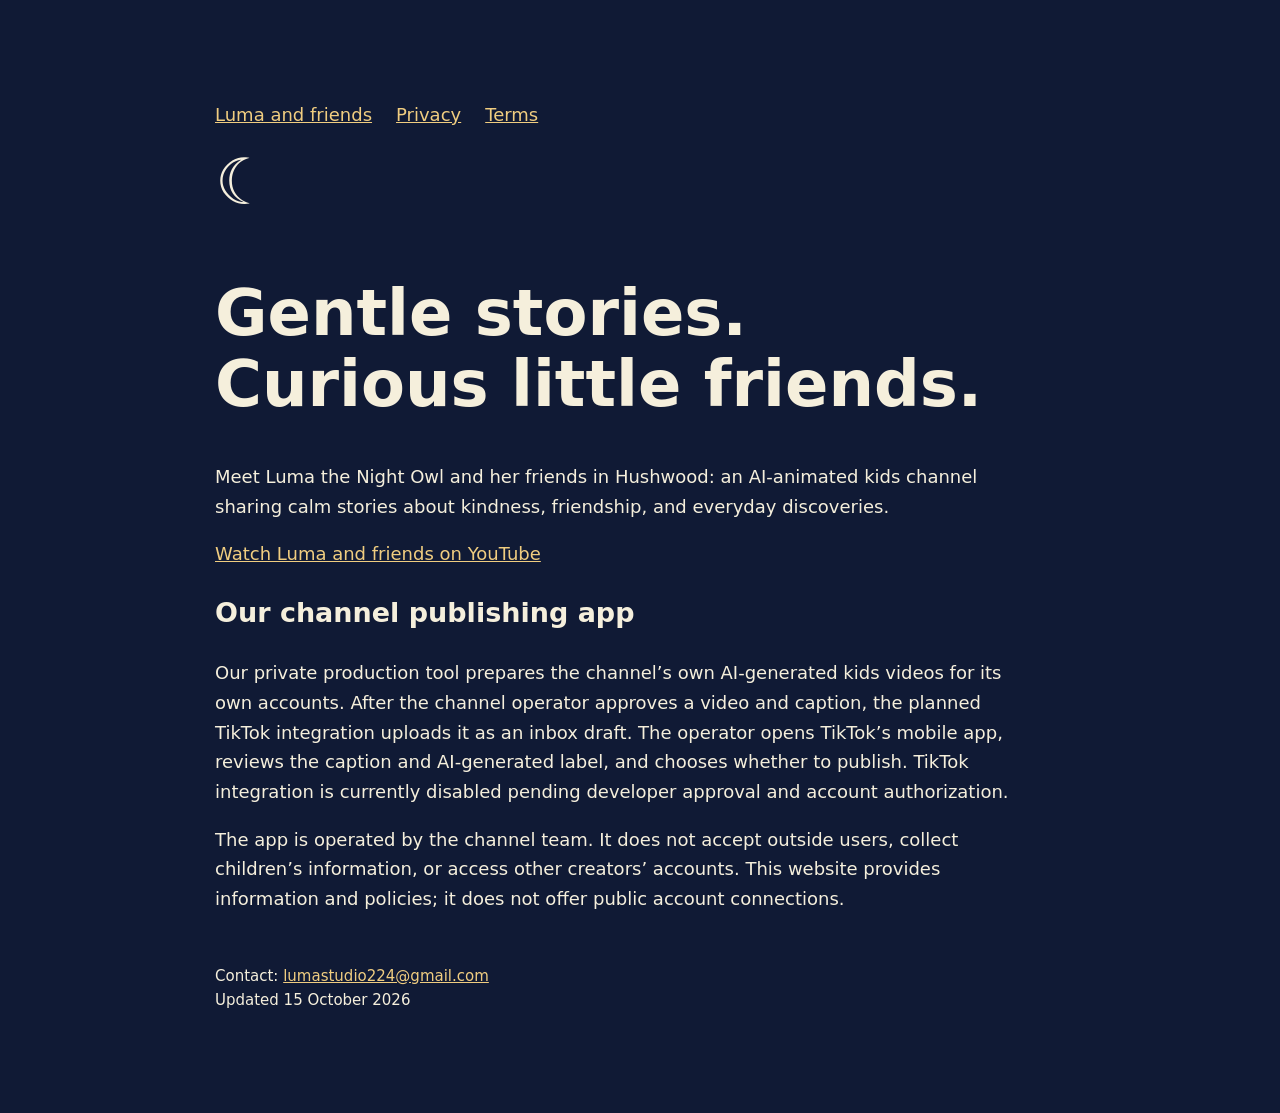
<file: index.html>
<!doctype html><html lang="en"><head><meta charset="utf-8"><meta name="viewport" content="width=device-width,initial-scale=1"><meta name="referrer" content="no-referrer"><!-- TikTok verification slot: place the portal-provided signature file at this site root; add a meta tag here only if the portal explicitly supplies one. --><title>Luma and friends</title><link rel="stylesheet" href="style.css"></head><body><main><nav><a href="index.html">Luma and friends</a><a href="privacy-policy.html">Privacy</a><a href="terms.html">Terms</a></nav><div class="owl" aria-hidden="true">☾</div><h1>Gentle stories.<br>Curious little friends.</h1><p>Meet Luma the Night Owl and her friends in Hushwood: an AI-animated kids channel sharing calm stories about kindness, friendship, and everyday discoveries.</p><p><a href="https://www.youtube.com/@LumaTheNightOwl">Watch Luma and friends on YouTube</a></p><h2>Our channel publishing app</h2><p>Our private production tool prepares the channel’s own AI-generated kids videos for its own accounts. After the channel operator approves a video and caption, the planned TikTok integration uploads it as an inbox draft. The operator opens TikTok’s mobile app, reviews the caption and AI-generated label, and chooses whether to publish. TikTok integration is currently disabled pending developer approval and account authorization.</p><p>The app is operated by the channel team. It does not accept outside users, collect children’s information, or access other creators’ accounts. This website provides information and policies; it does not offer public account connections.</p><footer>Contact: <a href="mailto:lumastudio224@gmail.com">lumastudio224@gmail.com</a><br>Updated 15 October 2026</footer></main></body></html>
</file>
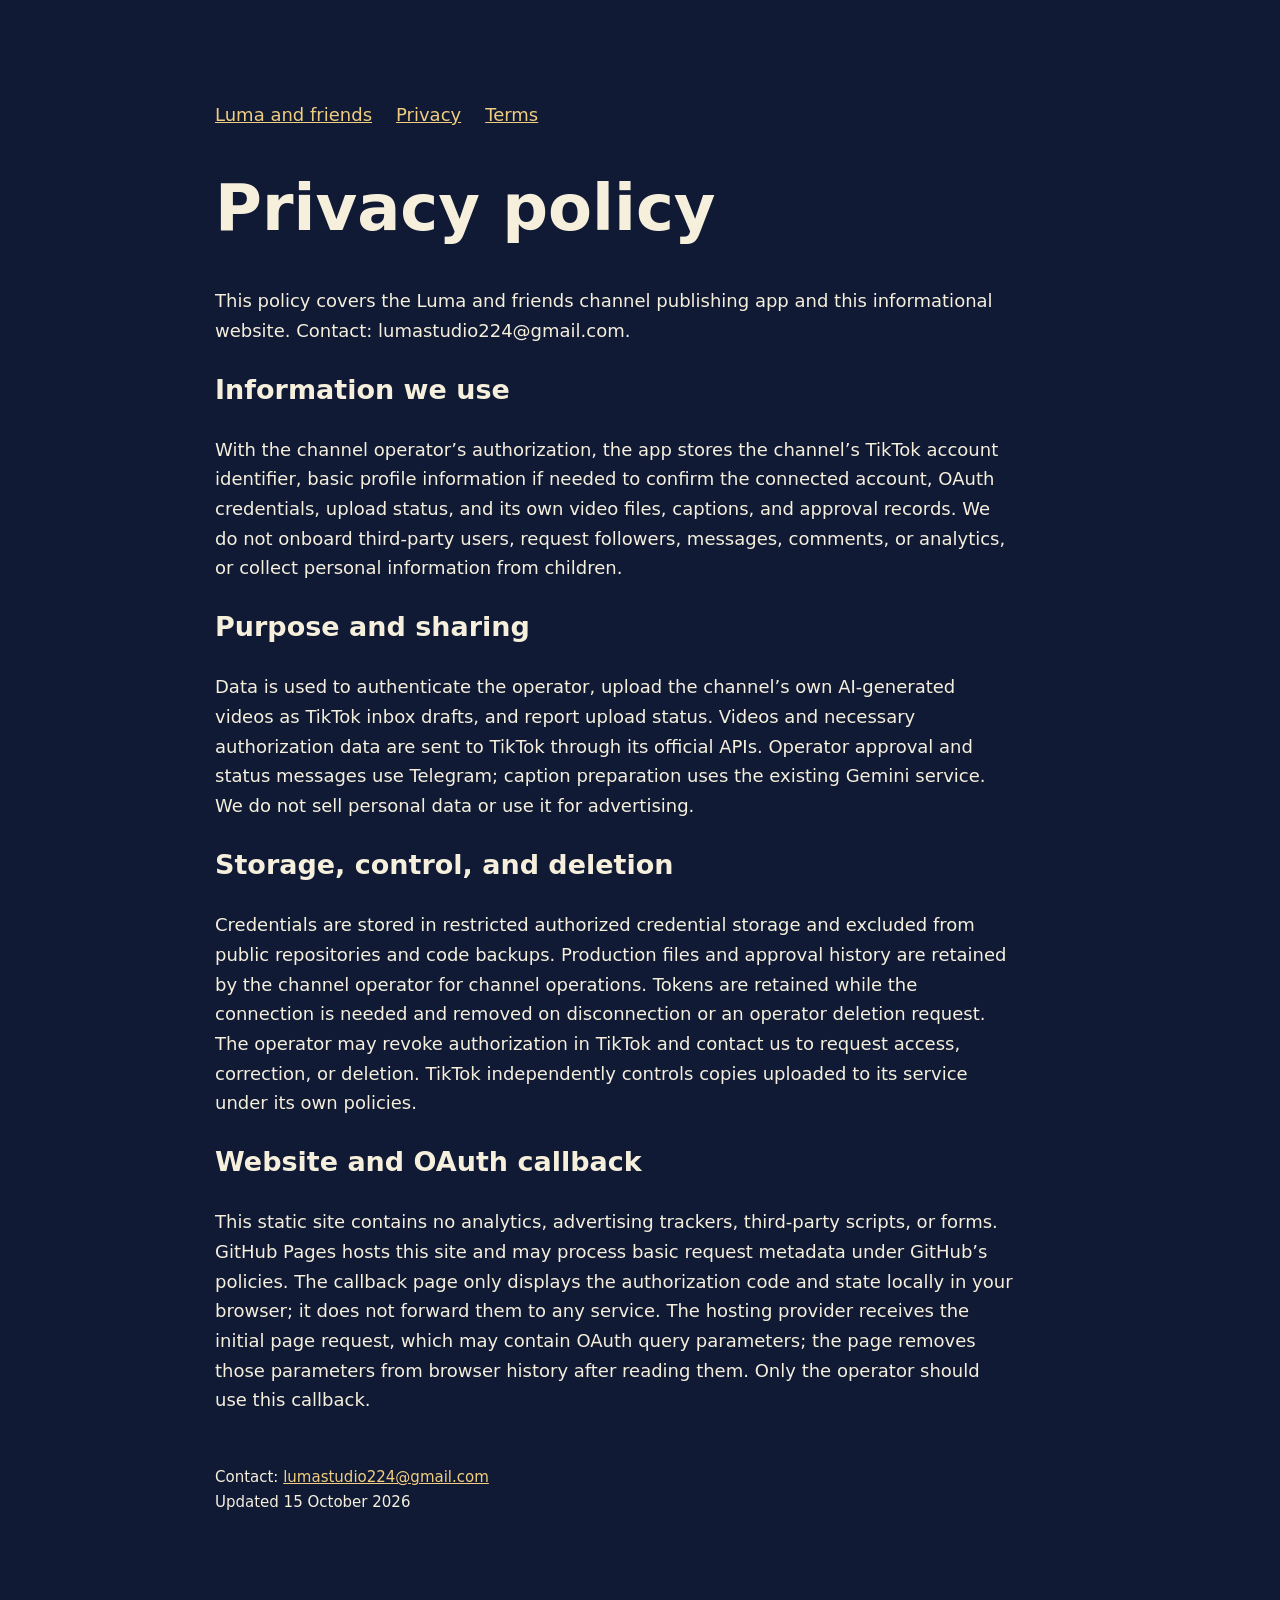
<file: privacy-policy.html>
<!doctype html><html lang="en"><head><meta charset="utf-8"><meta name="viewport" content="width=device-width,initial-scale=1"><meta name="referrer" content="no-referrer"><!-- TikTok verification slot: place the portal-provided signature file at this site root; add a meta tag here only if the portal explicitly supplies one. --><title>Privacy policy — Luma and friends</title><link rel="stylesheet" href="style.css"></head><body><main><nav><a href="index.html">Luma and friends</a><a href="privacy-policy.html">Privacy</a><a href="terms.html">Terms</a></nav><h1>Privacy policy</h1><p>This policy covers the Luma and friends channel publishing app and this informational website. Contact: lumastudio224@gmail.com.</p><h2>Information we use</h2><p>With the channel operator’s authorization, the app stores the channel’s TikTok account identifier, basic profile information if needed to confirm the connected account, OAuth credentials, upload status, and its own video files, captions, and approval records. We do not onboard third-party users, request followers, messages, comments, or analytics, or collect personal information from children.</p><h2>Purpose and sharing</h2><p>Data is used to authenticate the operator, upload the channel’s own AI-generated videos as TikTok inbox drafts, and report upload status. Videos and necessary authorization data are sent to TikTok through its official APIs. Operator approval and status messages use Telegram; caption preparation uses the existing Gemini service. We do not sell personal data or use it for advertising.</p><h2>Storage, control, and deletion</h2><p>Credentials are stored in restricted authorized credential storage and excluded from public repositories and code backups. Production files and approval history are retained by the channel operator for channel operations. Tokens are retained while the connection is needed and removed on disconnection or an operator deletion request. The operator may revoke authorization in TikTok and contact us to request access, correction, or deletion. TikTok independently controls copies uploaded to its service under its own policies.</p><h2>Website and OAuth callback</h2><p>This static site contains no analytics, advertising trackers, third-party scripts, or forms. GitHub Pages hosts this site and may process basic request metadata under GitHub’s policies. The callback page only displays the authorization code and state locally in your browser; it does not forward them to any service. The hosting provider receives the initial page request, which may contain OAuth query parameters; the page removes those parameters from browser history after reading them. Only the operator should use this callback.</p><footer>Contact: <a href="mailto:lumastudio224@gmail.com">lumastudio224@gmail.com</a><br>Updated 15 October 2026</footer></main></body></html>
</file>
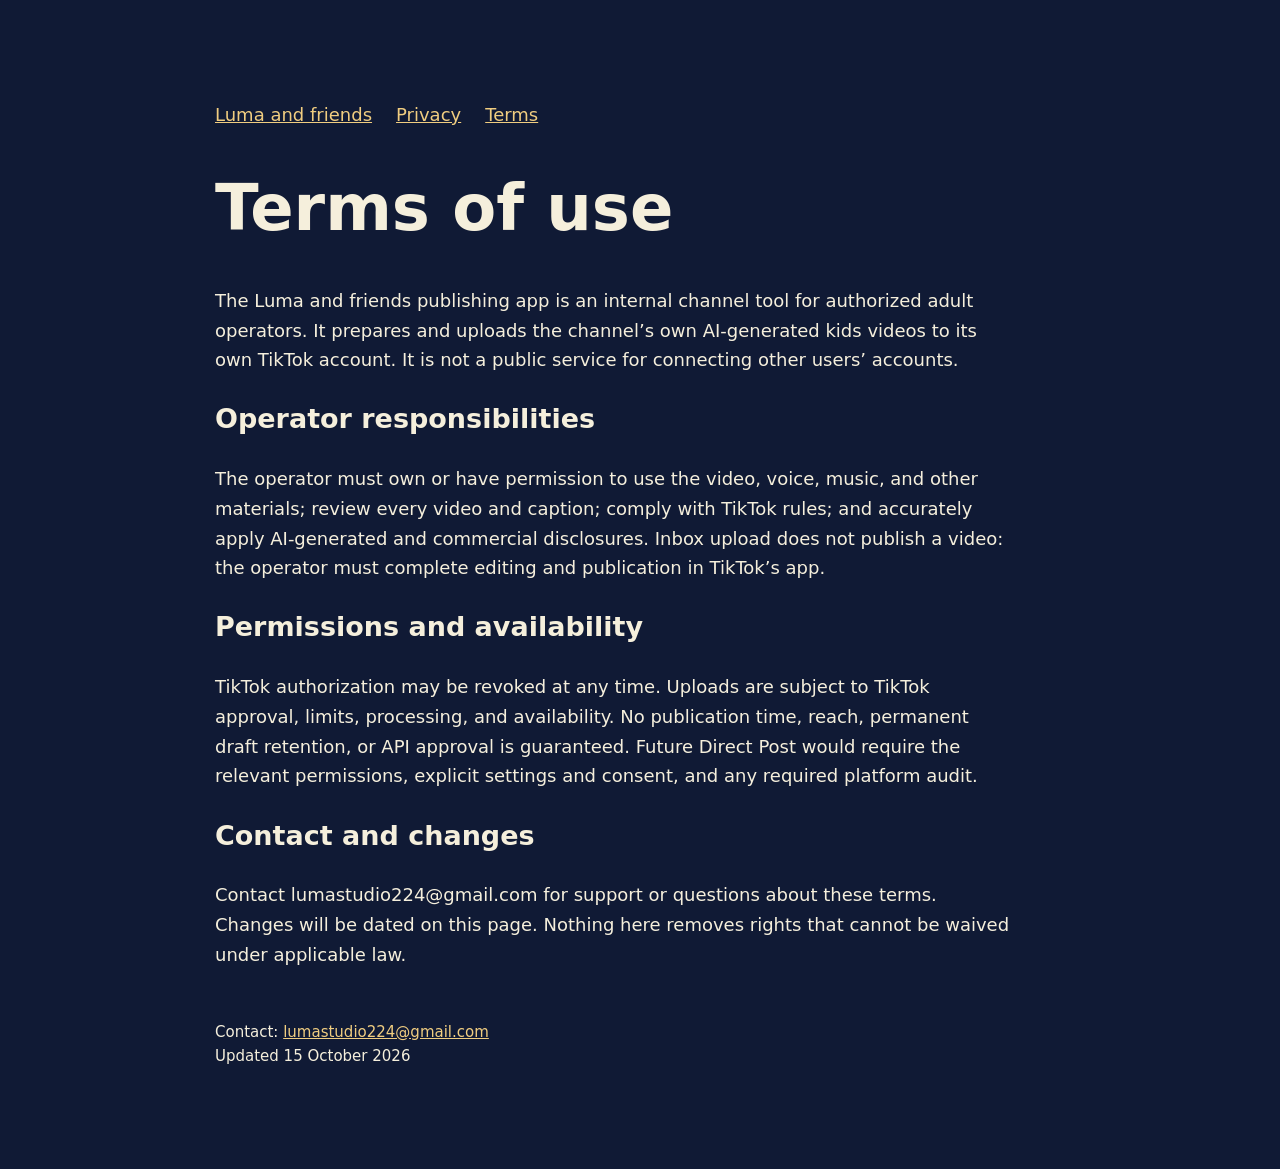
<file: terms.html>
<!doctype html><html lang="en"><head><meta charset="utf-8"><meta name="viewport" content="width=device-width,initial-scale=1"><meta name="referrer" content="no-referrer"><!-- TikTok verification slot: place the portal-provided signature file at this site root; add a meta tag here only if the portal explicitly supplies one. --><title>Terms — Luma and friends</title><link rel="stylesheet" href="style.css"></head><body><main><nav><a href="index.html">Luma and friends</a><a href="privacy-policy.html">Privacy</a><a href="terms.html">Terms</a></nav><h1>Terms of use</h1><p>The Luma and friends publishing app is an internal channel tool for authorized adult operators. It prepares and uploads the channel’s own AI-generated kids videos to its own TikTok account. It is not a public service for connecting other users’ accounts.</p><h2>Operator responsibilities</h2><p>The operator must own or have permission to use the video, voice, music, and other materials; review every video and caption; comply with TikTok rules; and accurately apply AI-generated and commercial disclosures. Inbox upload does not publish a video: the operator must complete editing and publication in TikTok’s app.</p><h2>Permissions and availability</h2><p>TikTok authorization may be revoked at any time. Uploads are subject to TikTok approval, limits, processing, and availability. No publication time, reach, permanent draft retention, or API approval is guaranteed. Future Direct Post would require the relevant permissions, explicit settings and consent, and any required platform audit.</p><h2>Contact and changes</h2><p>Contact lumastudio224@gmail.com for support or questions about these terms. Changes will be dated on this page. Nothing here removes rights that cannot be waived under applicable law.</p><footer>Contact: <a href="mailto:lumastudio224@gmail.com">lumastudio224@gmail.com</a><br>Updated 15 October 2026</footer></main></body></html>
</file>
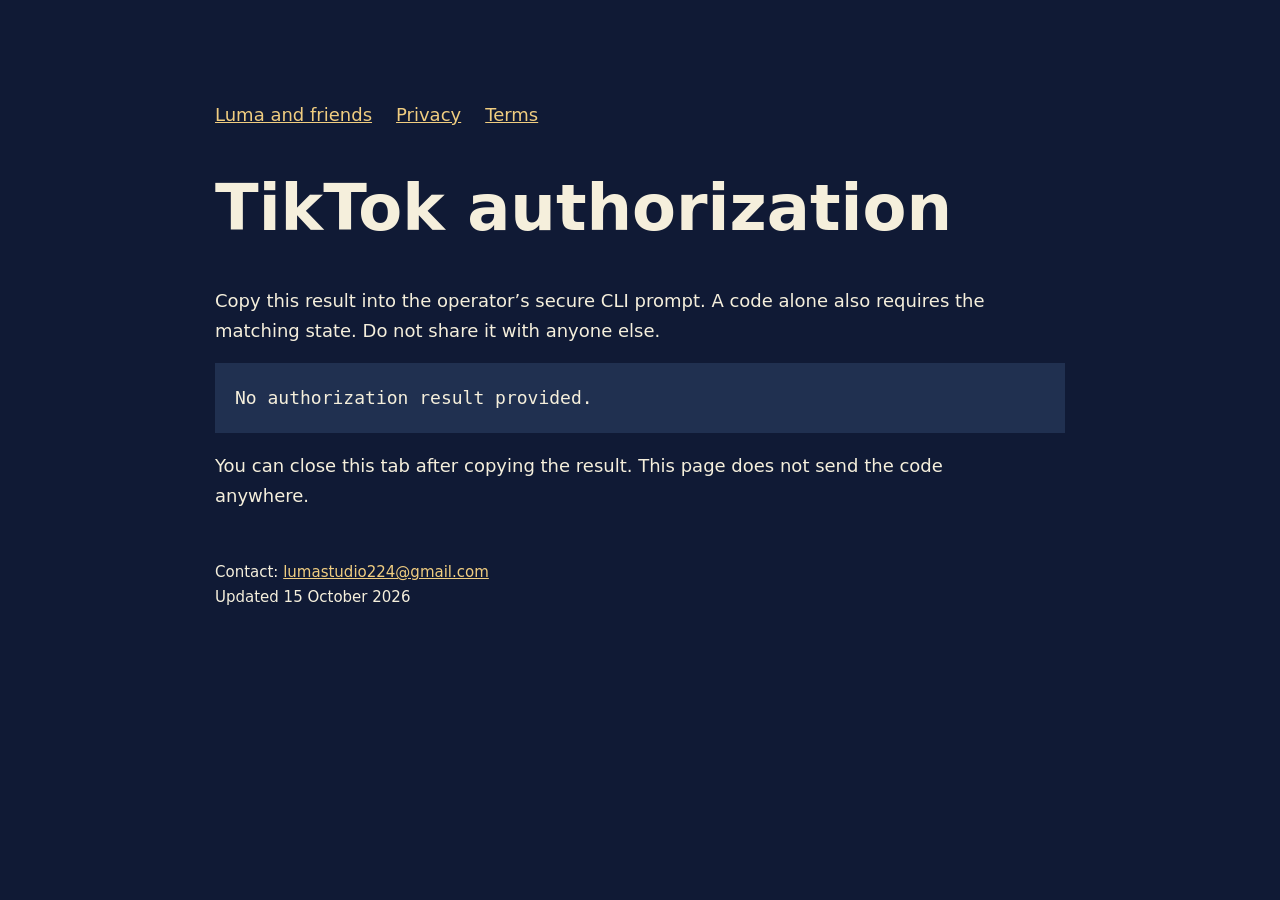
<file: tiktok-callback.html>
<!doctype html><html lang="en"><head><meta charset="utf-8"><meta name="viewport" content="width=device-width,initial-scale=1"><meta name="referrer" content="no-referrer"><!-- TikTok verification slot: place the portal-provided signature file at this site root; add a meta tag here only if the portal explicitly supplies one. --><title>TikTok authorization callback — Luma and friends</title><link rel="stylesheet" href="style.css"></head><body><main><nav><a href="index.html">Luma and friends</a><a href="privacy-policy.html">Privacy</a><a href="terms.html">Terms</a></nav><h1>TikTok authorization</h1><p>Copy this result into the operator’s secure CLI prompt. A code alone also requires the matching state. Do not share it with anyone else.</p><pre id="result">No authorization result provided.</pre><p>You can close this tab after copying the result. This page does not send the code anywhere.</p><footer>Contact: <a href="mailto:lumastudio224@gmail.com">lumastudio224@gmail.com</a><br>Updated 15 October 2026</footer></main><script>const q=new URLSearchParams(location.search);const code=q.get('code');const state=q.get('state');const error=q.get('error');const callback=location.origin+location.pathname+(code?'?'+new URLSearchParams({code,state:state||''}).toString():'');history.replaceState(null,'',location.pathname);document.getElementById('result').textContent=error?'Authorization was declined.':code?'Callback URL: '+callback+'\n\nCode: '+code+'\nState: '+(state||'missing'):'No authorization result provided.';</script></body></html>
</file>
<file: style.css>
body{margin:0;background:#101a35;color:#f5efdc;font:18px/1.65 system-ui,sans-serif}main{max-width:850px;margin:8vh auto;padding:28px}h1{font-size:clamp(2.3rem,7vw,4rem);line-height:1.1}a{color:#f0cd80}nav{display:flex;gap:24px;flex-wrap:wrap}p{max-width:70ch}.owl{font-size:4rem}pre{white-space:pre-wrap;overflow-wrap:anywhere;padding:20px;background:#203050}footer{margin-top:50px;font-size:15px}
</file>
